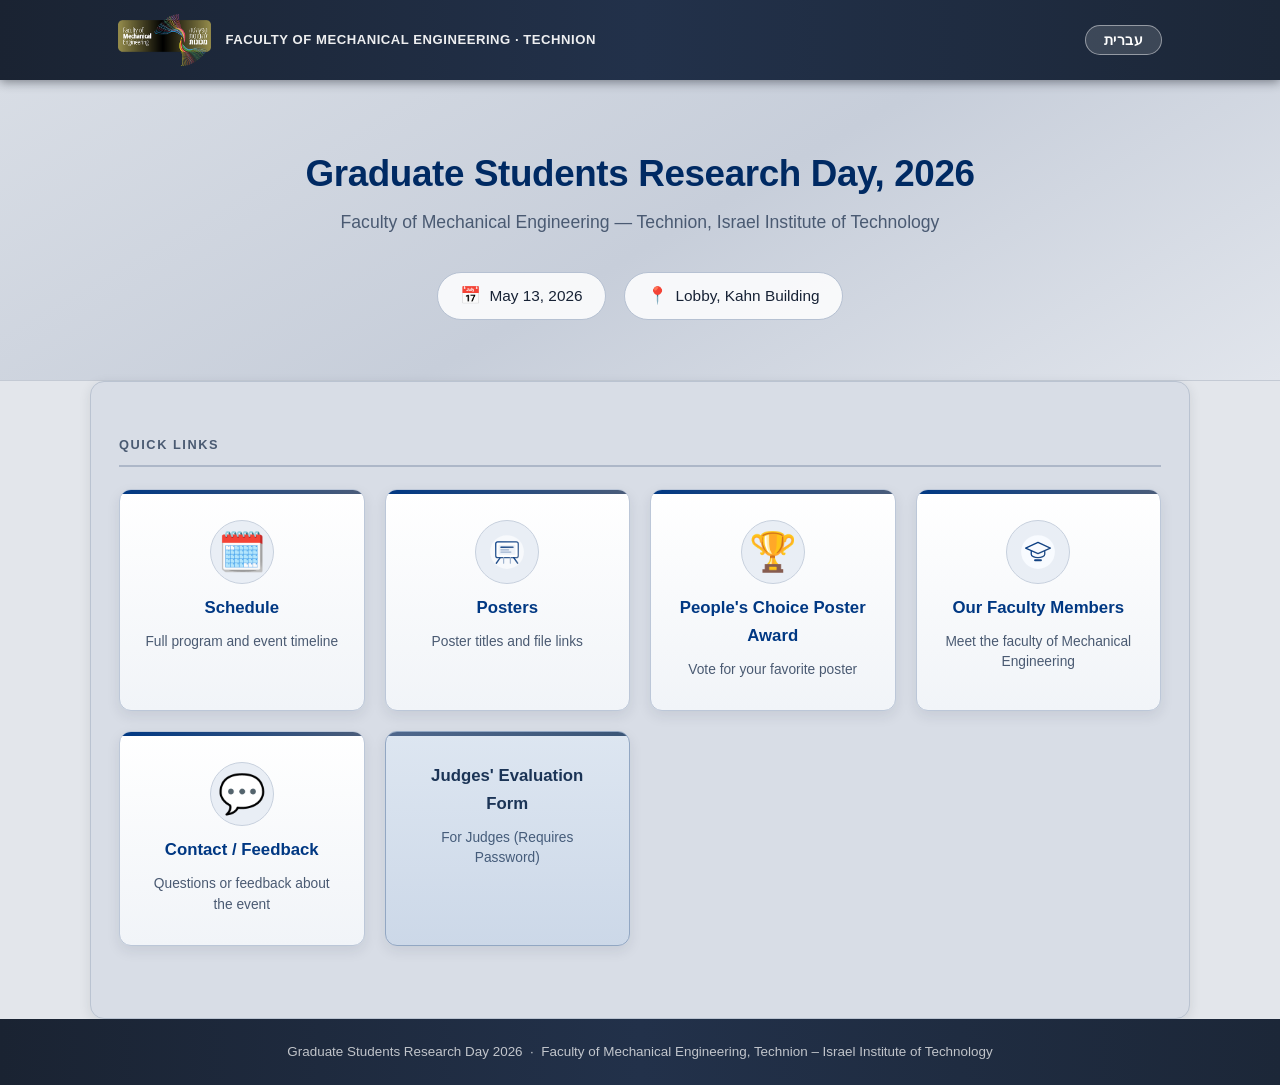
<file: index.html>
<!DOCTYPE html>
<html lang="en" dir="ltr">
<head>
    <meta charset="UTF-8">
    <meta name="viewport" content="width=device-width, initial-scale=1.0">
    <meta name="description" content="Graduate Students Research Day 2026 – Faculty of Mechanical Engineering, Technion">
    <title>Graduate Students Research Day 2026 – ME Technion</title>
    <link rel="stylesheet" href="css/styles.css">
</head>
<body>

<!-- ============================================================
     HEADER
     ============================================================ -->
<header class="site-header">
    <div class="header-inner">

        <a class="header-logo-area" href="index.html" aria-label="Home">
            <img src="images/logo.png"
                 alt="Faculty of Mechanical Engineering, Technion"
                 onerror="this.style.display='none'">
            <div class="logo-text">
                <span class="lang-en">Faculty of Mechanical Engineering · Technion</span>
                <span class="lang-he" style="display:none">הפקולטה להנדסת מכונות · הטכניון</span>
            </div>
        </a>

        <nav class="header-nav">
            <button class="lang-btn" id="lang-btn" onclick="toggleLanguage()" aria-label="Switch language">
                עברית
            </button>
        </nav>

    </div>
</header>

<!-- ============================================================
     HERO
     ============================================================ -->
<section class="hero">
    <div class="hero-inner">

        <h1>
            <span class="lang-en">Graduate Students Research Day, 2026</span>
            <span class="lang-he" style="display:none">יום מחקר לסטודנטים לתארים מתקדמים, 2026</span>
        </h1>

        <h2>
            <span class="lang-en">Faculty of Mechanical Engineering &mdash; Technion, Israel Institute of Technology</span>
            <span class="lang-he" style="display:none">הפקולטה להנדסת מכונות &mdash; הטכניון, מכון טכנולוגי לישראל</span>
        </h2>

        <div class="event-details">

            <div class="detail-pill">
                <span class="pill-icon">📅</span>
                <span class="lang-en">May 13, 2026</span>
                <span class="lang-he" style="display:none">13 במאי 2026</span>
            </div>

            <div class="detail-pill">
                <span class="pill-icon">📍</span>
                <span class="lang-en">Lobby, Kahn Building</span>
                <span class="lang-he" style="display:none">לובי, בניין קאהן</span>
            </div>

        </div>

    </div>
</section>

<!-- ============================================================
     NAVIGATION CARDS
     ============================================================ -->
<main class="main-content">

    <p class="section-label">
        <span class="lang-en">Quick Links</span>
        <span class="lang-he" style="display:none">קישורים מהירים</span>
    </p>

    <div class="nav-cards">

        <!-- Schedule -->
        <a class="nav-card" href="schedule.html" id="schedule-link">
            <span class="card-icon">🗓️</span>
            <span class="card-title">
                <span class="lang-en">Schedule</span>
                <span class="lang-he" style="display:none">לוח זמנים</span>
            </span>
            <span class="card-desc">
                <span class="lang-en">Full program and event timeline</span>
                <span class="lang-he" style="display:none">תוכנית האירוע ולוח הזמנים המלא</span>
            </span>
        </a>

        <!-- Posters -->
        <a class="nav-card" href="posters.html" id="posters-link">
            <span class="card-icon">
                <img src="images/posters-icon-v6.svg" alt="" class="card-icon-image" aria-hidden="true">
            </span>
            <span class="card-title">
                <span class="lang-en">Posters</span>
                <span class="lang-he" style="display:none">פוסטרים</span>
            </span>
            <span class="card-desc">
                <span class="lang-en">Poster titles and file links</span>
                <span class="lang-he" style="display:none">רשימת פוסטרים וקישורים לקבצים</span>
            </span>
        </a>

        <!-- People's Choice Poster Award -->
        <!-- TODO: Replace PEOPLES_CHOICE_FORM_URL with your Google Form link -->
          <a class="nav-card"
               href="https://forms.gle/xkeYx58tTHxG2tDW7"
           target="_blank"
           rel="noopener noreferrer"
           id="peoples-choice-link">
            <span class="card-icon">🏆</span>
            <span class="card-title">
                <span class="lang-en">People's Choice Poster Award</span>
                <span class="lang-he" style="display:none">פרס פוסטר חביב הקהל</span>
            </span>
            <span class="card-desc">
                <span class="lang-en">Vote for your favorite poster</span>
                <span class="lang-he" style="display:none">הצביעו עבור הפוסטר האהוב עליכם</span>
            </span>
        </a>

        <!-- Faculty Members -->
        <a class="nav-card"
           href="https://meeng.technion.ac.il/en/member_category/professors/"
           target="_blank"
              rel="noopener noreferrer"
              id="faculty-link"
              data-href-en="https://meeng.technion.ac.il/en/member_category/professors/"
              data-href-he="https://meeng.technion.ac.il/member_category/professors-he/">
            <span class="card-icon">
                                <!-- To switch icon: faculty-icon.svg | faculty-icon-v2.svg | faculty-icon-v3.svg | faculty-icon-v4.svg -->
                <img src="images/faculty-icon-v3.svg" alt="" class="card-icon-image" aria-hidden="true">
            </span>
            <span class="card-title">
                <span class="lang-en">Our Faculty Members</span>
                <span class="lang-he" style="display:none">מידע על חברי הסגל שלנו</span>
            </span>
            <span class="card-desc">
                <span class="lang-en">Meet the faculty of Mechanical Engineering</span>
                <span class="lang-he" style="display:none">חברי הסגל בפקולטה להנדסת מכונות</span>
            </span>
        </a>

        <!-- Contact / Feedback -->
        <!-- TODO: Replace FEEDBACK_FORM_URL with your Google Form link -->
          <a class="nav-card"
              href="https://docs.google.com/forms/d/e/1FAIpQLSeYPBEwG6J3Dyn5fSCBBkwEaCQl3FPGZ_SIAAu8F69kNDZTYg/viewform?usp=publish-editor"
           target="_blank"
           rel="noopener noreferrer"
           id="feedback-link">
            <span class="card-icon">💬</span>
            <span class="card-title">
                <span class="lang-en">Contact / Feedback</span>
                <span class="lang-he" style="display:none">צור קשר / משוב</span>
            </span>
            <span class="card-desc">
                <span class="lang-en">Questions or feedback about the event</span>
                <span class="lang-he" style="display:none">שאלות או משוב על האירוע</span>
            </span>
        </a>

        <!-- For Judges -->
        <a class="nav-card judges-card" href="judges.html" id="judges-link">
            <span class="card-title">
                <span class="lang-en">Judges' Evaluation Form</span>
                <span class="lang-he" style="display:none">טופס הערכה לשופטים</span>
            </span>
            <span class="card-desc">
                <span class="lang-en">For Judges (Requires Password)</span>
                <span class="lang-he" style="display:none">לשופטים (נדרשת סיסמה)</span>
            </span>
        </a>

    </div>

</main>

<!-- ============================================================
     FOOTER
     ============================================================ -->
<footer class="site-footer">
    <span class="lang-en">
        Graduate Students Research Day 2026 &nbsp;·&nbsp;
        Faculty of Mechanical Engineering, Technion &ndash; Israel Institute of Technology
    </span>
    <span class="lang-he" style="display:none">
        יום מחקר לסטודנטים לתארים מתקדמים 2026 &nbsp;·&nbsp;
        הפקולטה להנדסת מכונות, הטכניון &ndash; מכון טכנולוגי לישראל
    </span>
</footer>

<!-- ============================================================
     LANGUAGE TOGGLE SCRIPT
     ============================================================ -->
<script>
    function applyLanguage(isHebrew) {
        var btn = document.getElementById('lang-btn');
        var scheduleLink = document.getElementById('schedule-link');
        var postersLink = document.getElementById('posters-link');
        var facultyLink = document.getElementById('faculty-link');
        var judgesLink = document.getElementById('judges-link');
        var logoHomeLink = document.querySelector('.header-logo-area');

        if (isHebrew) {
            document.documentElement.lang = 'he';
            document.documentElement.dir = 'rtl';
            document.querySelectorAll('.lang-en').forEach(function(el) { el.style.display = 'none'; });
            document.querySelectorAll('.lang-he').forEach(function(el) { el.style.display = ''; });
            btn.textContent = 'English';
            if (scheduleLink) scheduleLink.href = 'schedule.html?lang=he';
            if (postersLink) postersLink.href = 'posters.html';
            if (facultyLink) facultyLink.href = facultyLink.dataset.hrefHe;
            if (judgesLink) judgesLink.href = 'judges.html?lang=he';
            if (logoHomeLink) logoHomeLink.href = 'index.html?lang=he';
        } else {
            document.documentElement.lang = 'en';
            document.documentElement.dir = 'ltr';
            document.querySelectorAll('.lang-en').forEach(function(el) { el.style.display = ''; });
            document.querySelectorAll('.lang-he').forEach(function(el) { el.style.display = 'none'; });
            btn.textContent = 'עברית';
            if (scheduleLink) scheduleLink.href = 'schedule.html';
            if (postersLink) postersLink.href = 'posters.html';
            if (facultyLink) facultyLink.href = facultyLink.dataset.hrefEn;
            if (judgesLink) judgesLink.href = 'judges.html';
            if (logoHomeLink) logoHomeLink.href = 'index.html';
        }
    }

    function toggleLanguage() {
        applyLanguage(document.documentElement.lang !== 'he');
    }

    (function initLanguageFromQuery() {
        var params = new URLSearchParams(window.location.search);
        applyLanguage(params.get('lang') === 'he');
    })();
</script>

</body>
</html>
</file>
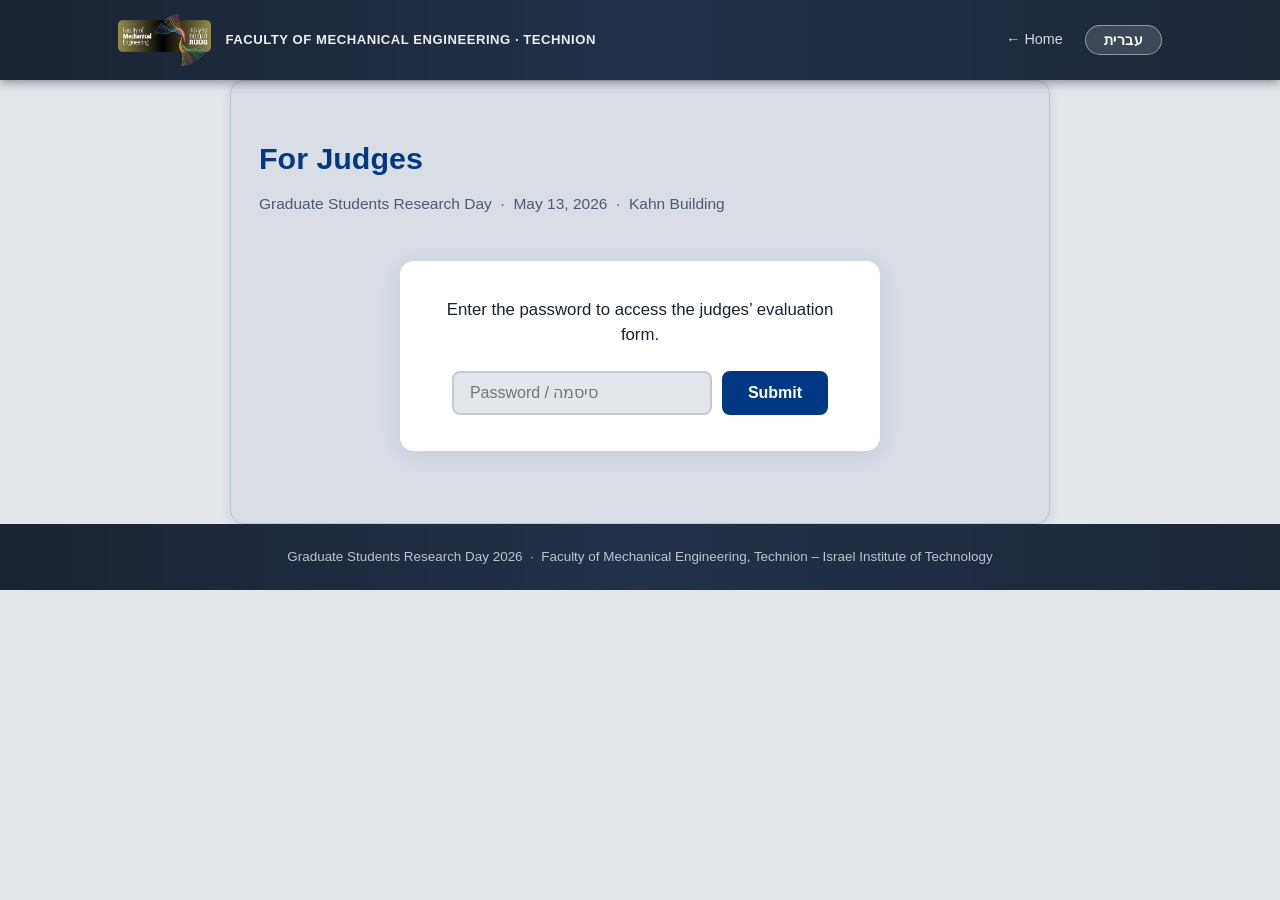
<file: judges.html>
<!DOCTYPE html>
<html lang="en" dir="ltr">
<head>
    <meta charset="UTF-8">
    <meta name="viewport" content="width=device-width, initial-scale=1.0">
    <meta name="description" content="For Judges – Graduate Students Research Day 2026, Faculty of Mechanical Engineering, Technion">
    <title>For Judges – Graduate Research Day 2026 – ME Technion</title>
    <link rel="stylesheet" href="css/styles.css">
</head>
<body>

<!-- ============================================================
     HEADER
     ============================================================ -->
<header class="site-header">
    <div class="header-inner">

        <a class="header-logo-area" href="index.html" aria-label="Home">
            <img src="images/logo.png"
                 alt="Faculty of Mechanical Engineering, Technion"
                 onerror="this.style.display='none'">
            <div class="logo-text">
                <span class="lang-en">Faculty of Mechanical Engineering · Technion</span>
                <span class="lang-he" style="display:none">הפקולטה להנדסת מכונות · הטכניון</span>
            </div>
        </a>

        <nav class="header-nav">
            <a class="home-link" href="index.html" id="home-link">
                <span class="lang-en">&#8592; Home</span>
                <span class="lang-he" style="display:none">דף הבית &#8594;</span>
            </a>
            <button class="lang-btn" id="lang-btn" onclick="toggleLanguage()" aria-label="Switch language">
                עברית
            </button>
        </nav>

    </div>
</header>

<!-- ============================================================
     JUDGES CONTENT
     ============================================================ -->
<main class="page-container">

    <h1 class="page-title">
        <span class="lang-en">For Judges</span>
        <span class="lang-he" style="display:none">לשופטים</span>
    </h1>

    <p class="page-subtitle">
        <span class="lang-en">Graduate Students Research Day &nbsp;·&nbsp; May 13, 2026 &nbsp;·&nbsp; Kahn Building</span>
        <span class="lang-he" style="display:none">יום מחקר לסטודנטים לתארים מתקדמים &nbsp;·&nbsp; 13 במאי 2026 &nbsp;·&nbsp; בניין קאהן</span>
    </p>

    <!-- PASSWORD GATE (shown by default) -->
    <div class="password-gate" id="password-gate">

        <p class="password-prompt">
            <span class="lang-en">Enter the password to access the judges&rsquo; evaluation form.</span>
            <span class="lang-he" style="display:none">הכנס סיסמה כדי לגשת לטופס הערכת השופטים.</span>
        </p>

        <div class="password-form">
            <input
                type="password"
                id="password-input"
                class="password-input"
                placeholder="Password / סיסמה"
                aria-label="Password"
                autocomplete="current-password"
            >
            <button class="password-submit" id="password-submit" onclick="checkPassword()">
                <span class="lang-en">Submit</span>
                <span class="lang-he" style="display:none">אישור</span>
            </button>
        </div>

        <p class="password-error" id="password-error" style="display:none">
            <span class="lang-en">Incorrect password. Please try again.</span>
            <span class="lang-he" style="display:none">סיסמה שגויה. אנא נסה שנית.</span>
        </p>

    </div>

    <!-- FORM ACCESS PANEL (hidden until correct password is entered) -->
    <!-- TODO: Replace JUDGES_FORM_URL with your Google Form link -->
    <div class="judges-form-panel" id="judges-form-panel" style="display:none">

        <p class="form-ready-text">
            <span class="lang-en">You are now authenticated. Click the button below to open the evaluation form.</span>
            <span class="lang-he" style="display:none">אומתת בהצלחה. לחץ על הכפתור למטה כדי לפתוח את טופס ההערכה.</span>
        </p>

        <a class="form-open-btn" href="https://forms.gle/7XoM3wf9xc9ksr9z6" target="_blank" rel="noopener noreferrer">
            <span class="lang-en">Open Evaluation Form &#8594;</span>
            <span class="lang-he" style="display:none">פתח טופס הערכה &#8592;</span>
        </a>

    </div>

</main>

<!-- ============================================================
     FOOTER
     ============================================================ -->
<footer class="site-footer">
    <span class="lang-en">
        Graduate Students Research Day 2026 &nbsp;·&nbsp;
        Faculty of Mechanical Engineering, Technion &ndash; Israel Institute of Technology
    </span>
    <span class="lang-he" style="display:none">
        יום מחקר לסטודנטים לתארים מתקדמים 2026 &nbsp;·&nbsp;
        הפקולטה להנדסת מכונות, הטכניון &ndash; מכון טכנולוגי לישראל
    </span>
</footer>

<!-- ============================================================
     LANGUAGE TOGGLE + PASSWORD SCRIPT
     ============================================================ -->
<script>
    // ── Password ────────────────────────────────────────────────
    // TODO: Replace JUDGES_PASSWORD with your actual password
    var CORRECT_PASSWORD = 'rd2026';

    function checkPassword() {
        var input = document.getElementById('password-input');
        var errorEl = document.getElementById('password-error');
        var gate = document.getElementById('password-gate');
        var panel = document.getElementById('judges-form-panel');

        if (input.value === CORRECT_PASSWORD) {
            gate.style.display = 'none';
            panel.style.display = '';
            errorEl.style.display = 'none';
        } else {
            errorEl.style.display = '';
            // Show error in correct language
            var isHebrew = document.documentElement.lang === 'he';
            errorEl.querySelectorAll('.lang-en').forEach(function(el) {
                el.style.display = isHebrew ? 'none' : '';
            });
            errorEl.querySelectorAll('.lang-he').forEach(function(el) {
                el.style.display = isHebrew ? '' : 'none';
            });
            input.value = '';
            input.focus();
        }
    }

    // Allow Enter key to submit
    document.addEventListener('DOMContentLoaded', function() {
        var input = document.getElementById('password-input');
        if (input) {
            input.addEventListener('keydown', function(e) {
                if (e.key === 'Enter') { checkPassword(); }
            });
        }
    });

    // ── Language ────────────────────────────────────────────────
    function applyLanguage(isHebrew) {
        var btn = document.getElementById('lang-btn');
        var homeLink = document.getElementById('home-link');
        var logoHomeLink = document.querySelector('.header-logo-area');

        if (isHebrew) {
            document.documentElement.lang = 'he';
            document.documentElement.dir = 'rtl';
            document.querySelectorAll('.lang-en').forEach(function(el) { el.style.display = 'none'; });
            document.querySelectorAll('.lang-he').forEach(function(el) { el.style.display = ''; });
            btn.textContent = 'English';
            if (homeLink) homeLink.href = 'index.html?lang=he';
            if (logoHomeLink) logoHomeLink.href = 'index.html?lang=he';
        } else {
            document.documentElement.lang = 'en';
            document.documentElement.dir = 'ltr';
            document.querySelectorAll('.lang-en').forEach(function(el) { el.style.display = ''; });
            document.querySelectorAll('.lang-he').forEach(function(el) { el.style.display = 'none'; });
            btn.textContent = 'עברית';
            if (homeLink) homeLink.href = 'index.html';
            if (logoHomeLink) logoHomeLink.href = 'index.html';
        }

        // Re-hide the error message spans when language switches
        var errorEl = document.getElementById('password-error');
        if (errorEl && errorEl.style.display !== 'none') {
            errorEl.querySelectorAll('.lang-en').forEach(function(el) {
                el.style.display = isHebrew ? 'none' : '';
            });
            errorEl.querySelectorAll('.lang-he').forEach(function(el) {
                el.style.display = isHebrew ? '' : 'none';
            });
        }
    }

    function toggleLanguage() {
        applyLanguage(document.documentElement.lang !== 'he');
    }

    (function initLanguageFromQuery() {
        var params = new URLSearchParams(window.location.search);
        applyLanguage(params.get('lang') === 'he');
    })();
</script>

</body>
</html>
</file>
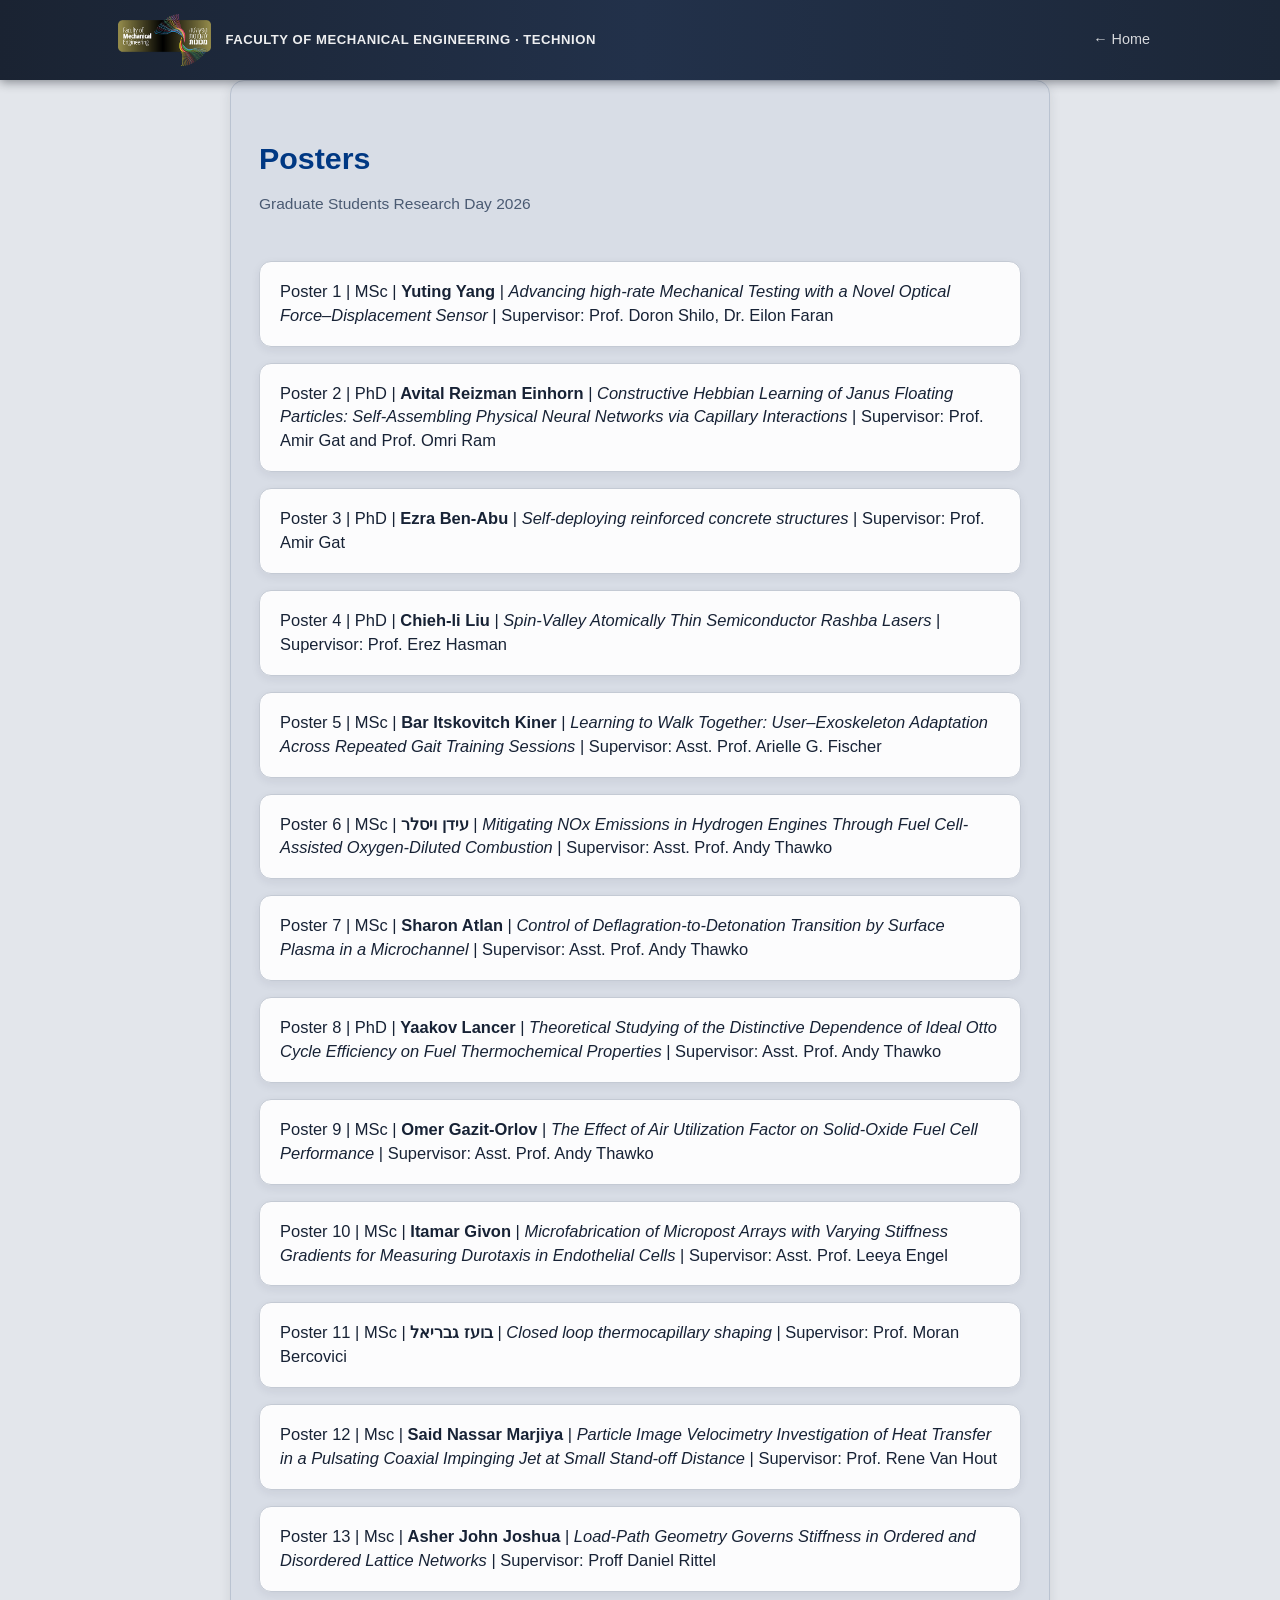
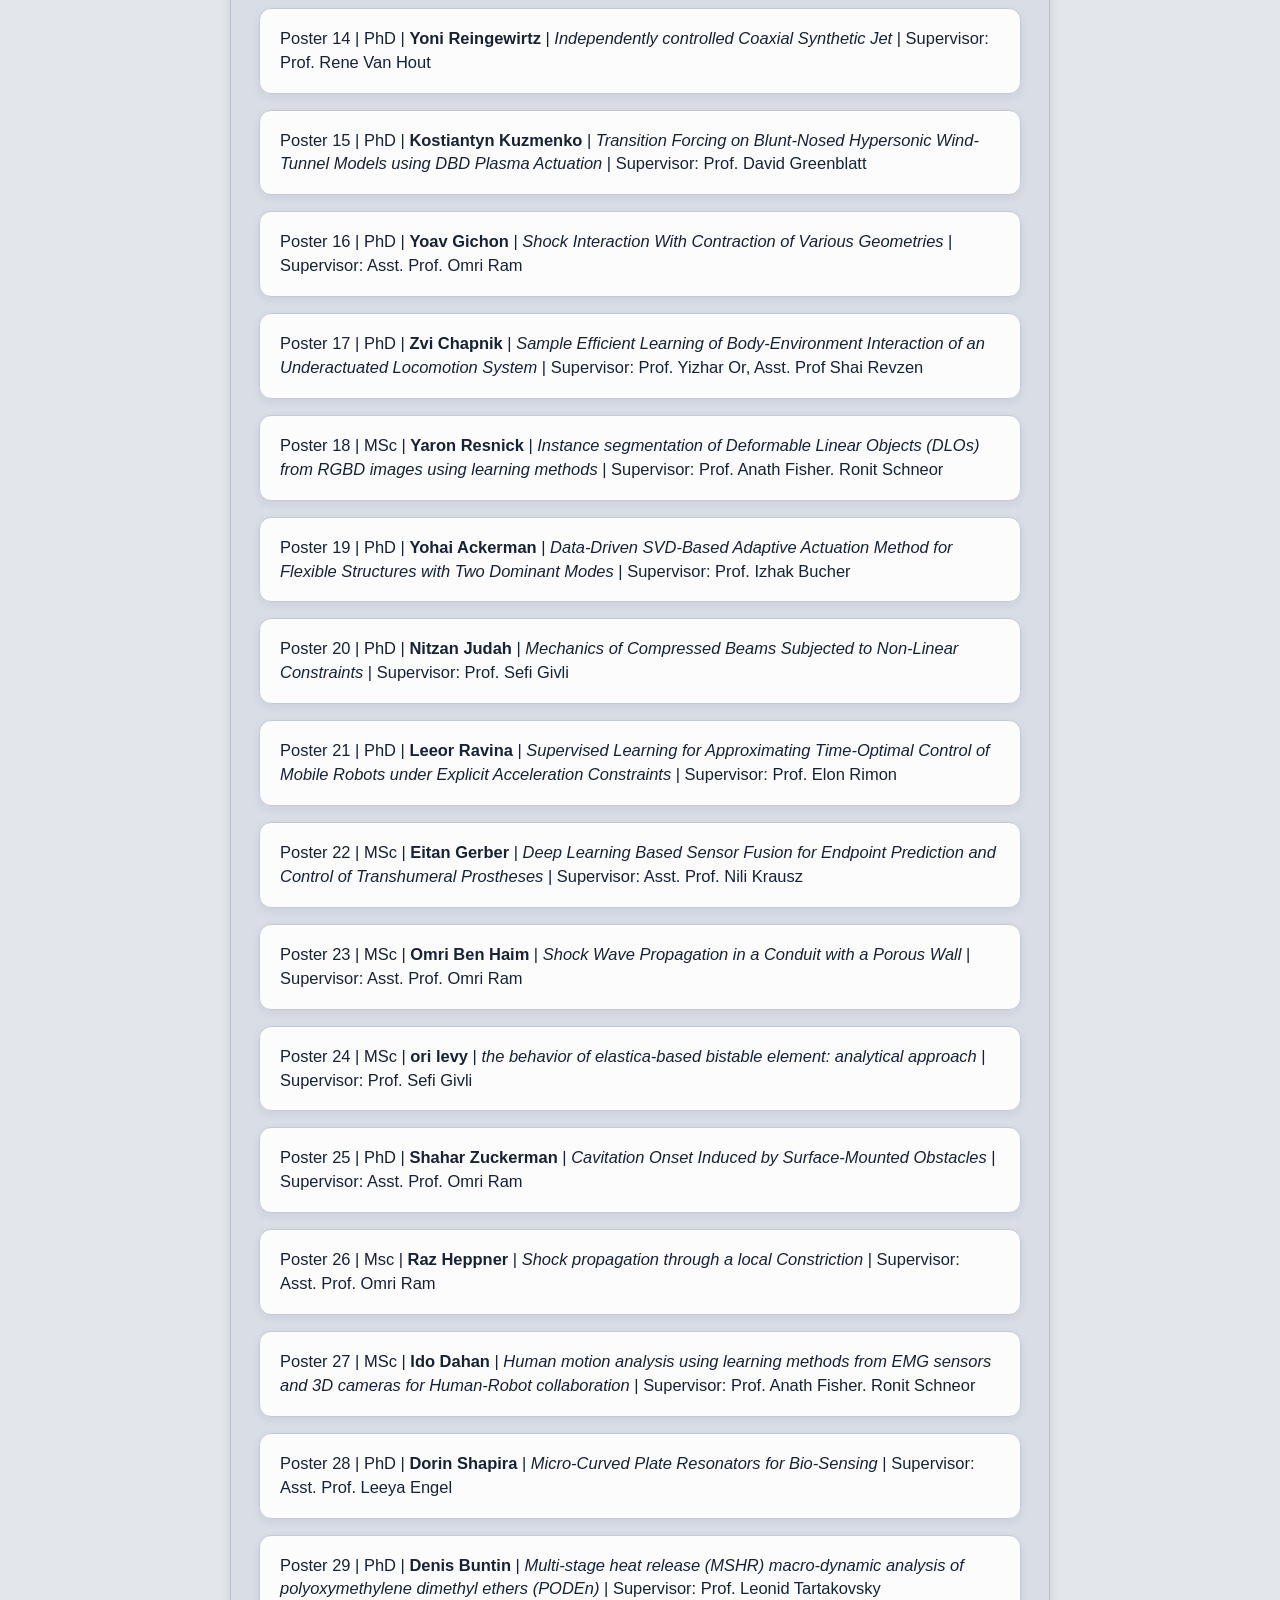
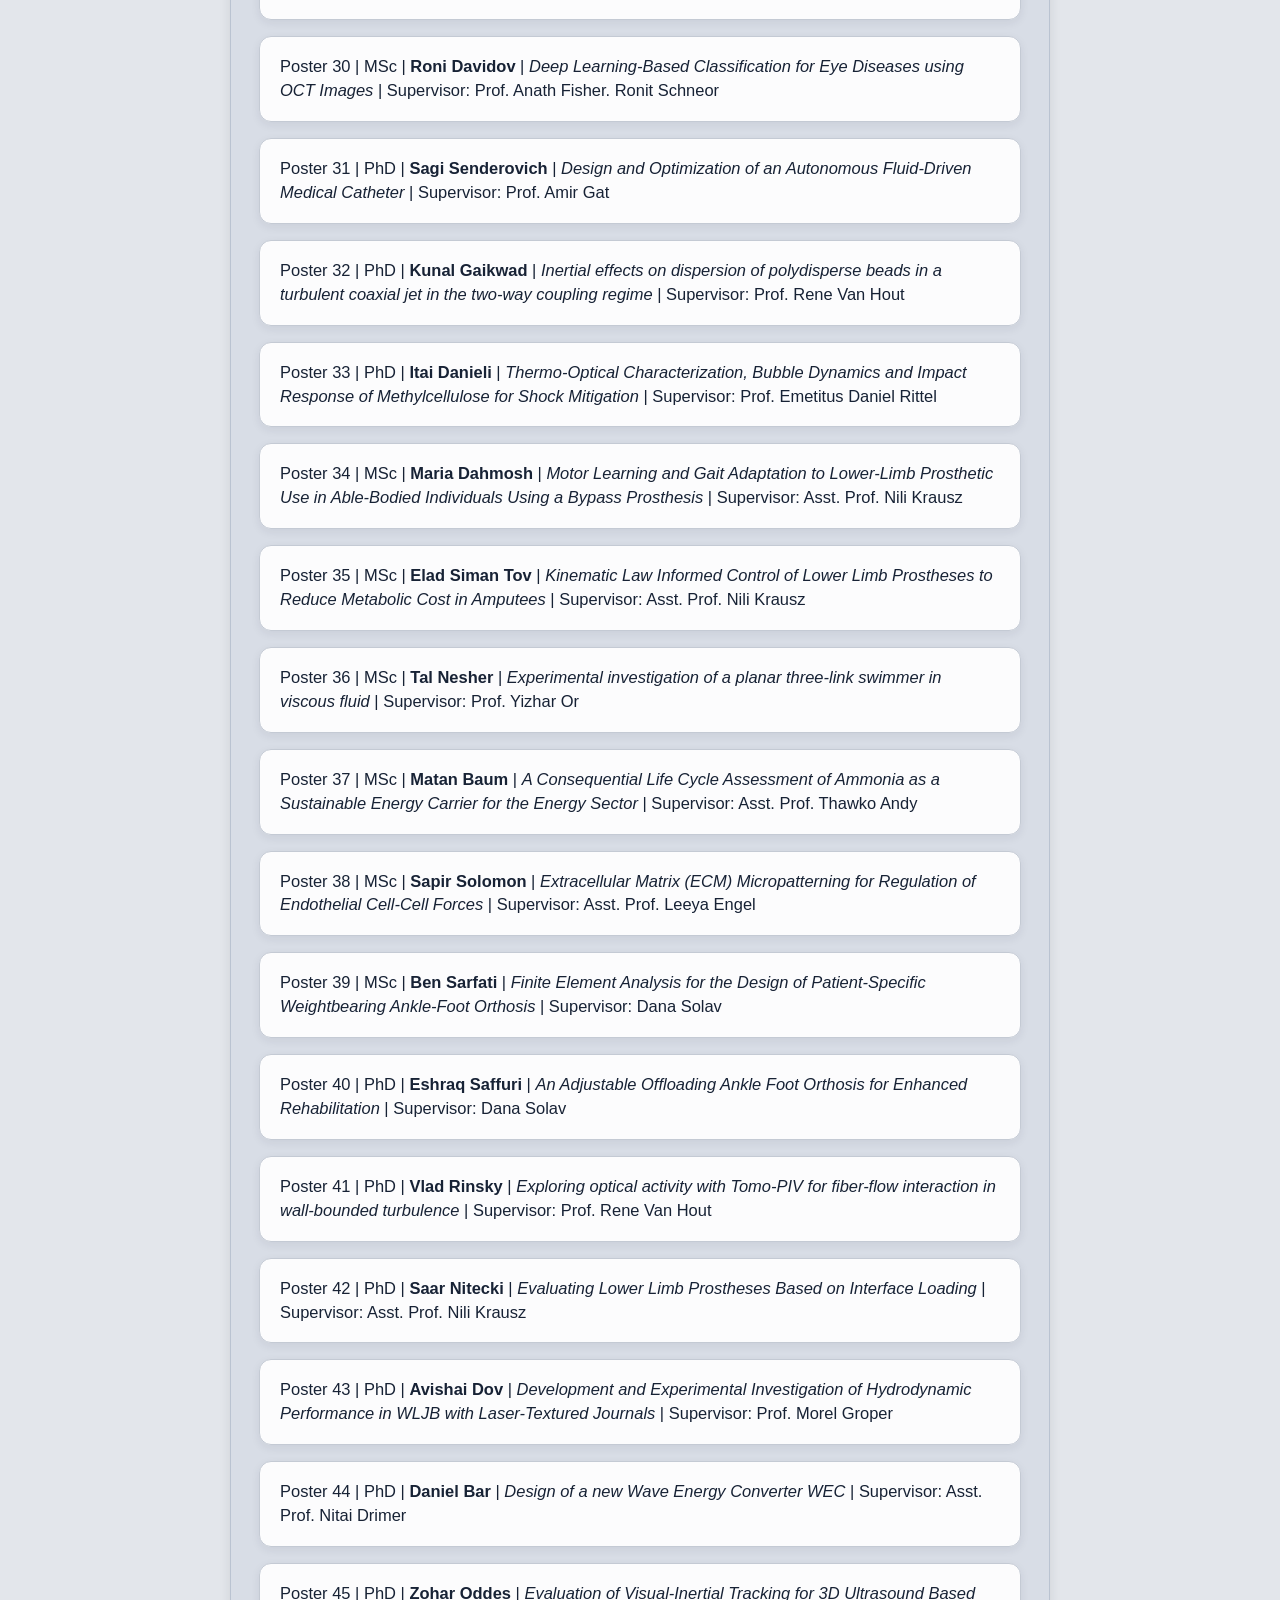
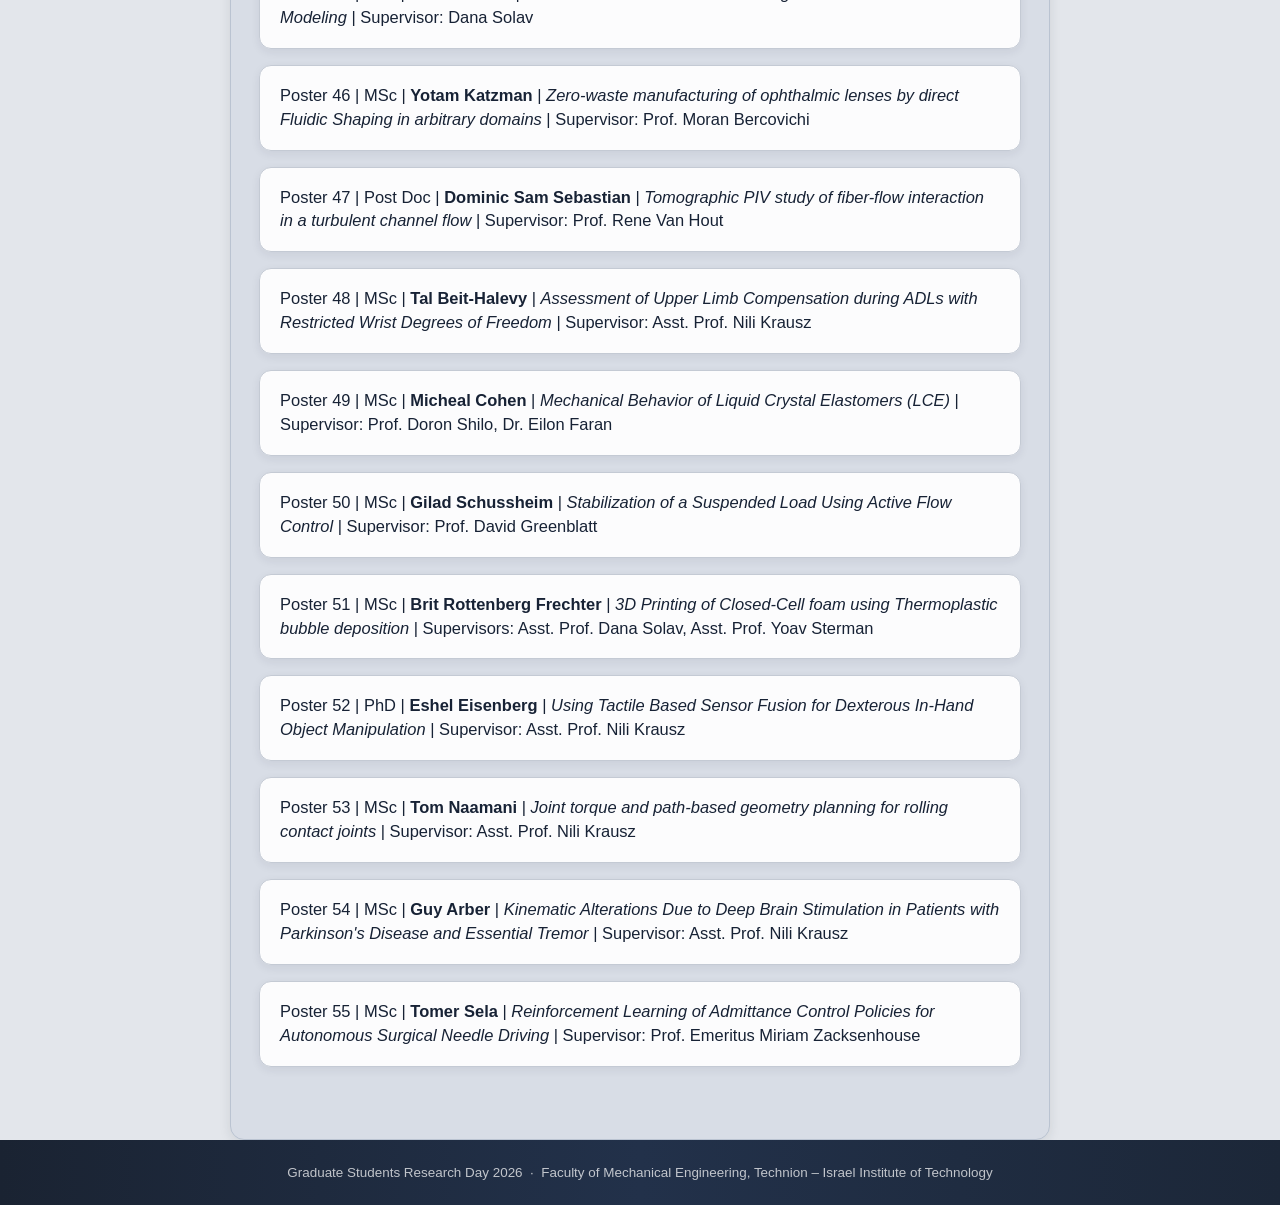
<file: posters.html>
<!DOCTYPE html>
<html lang="en" dir="ltr">
<head>
    <meta charset="UTF-8">
    <meta name="viewport" content="width=device-width, initial-scale=1.0">
    <meta name="description" content="Posters - Graduate Students Research Day 2026, Faculty of Mechanical Engineering, Technion">
    <title>Posters - Graduate Research Day 2026 - ME Technion</title>
    <link rel="stylesheet" href="css/styles.css">
</head>
<body>

<!-- ============================================================
     HEADER
     ============================================================ -->
<header class="site-header">
    <div class="header-inner">

        <a class="header-logo-area" href="index.html" aria-label="Home">
            <img src="images/logo.png"
                 alt="Faculty of Mechanical Engineering, Technion"
                 onerror="this.style.display='none'">
            <div class="logo-text">
                Faculty of Mechanical Engineering · Technion
            </div>
        </a>

        <nav class="header-nav">
            <a class="home-link" href="index.html" id="home-link">&#8592; Home</a>
        </nav>

    </div>
</header>

<!-- ============================================================
     POSTERS CONTENT
     ============================================================ -->
<main class="page-container">

    <h1 class="page-title">
        Posters
    </h1>

    <p class="page-subtitle">
        Graduate Students Research Day 2026
    </p>

    <div class="poster-list">

        <article class="poster-item">
            <h2 class="poster-title">
                <span class="poster-number">Poster 1</span> | <span class="poster-degree">MSc</span> | <span class="poster-presenter">Yuting Yang</span> | <span class="poster-topic">Advancing high-rate Mechanical Testing with a Novel Optical Force–Displacement Sensor</span> | <span class="poster-supervisor">Supervisor: Prof. Doron Shilo, Dr. Eilon Faran</span>
            </h2>
        </article>
        <article class="poster-item">
            <h2 class="poster-title">
                <span class="poster-number">Poster 2</span> | <span class="poster-degree">PhD</span> | <span class="poster-presenter">Avital Reizman Einhorn</span> | <span class="poster-topic">Constructive Hebbian Learning of Janus Floating Particles: Self-Assembling Physical Neural Networks via Capillary Interactions</span> | <span class="poster-supervisor">Supervisor: Prof. Amir Gat and Prof. Omri Ram</span>
            </h2>
        </article>
        <article class="poster-item">
            <h2 class="poster-title">
                <span class="poster-number">Poster 3</span> | <span class="poster-degree">PhD</span> | <span class="poster-presenter">Ezra Ben-Abu</span> | <span class="poster-topic">Self-deploying reinforced concrete structures</span> | <span class="poster-supervisor">Supervisor: Prof. Amir Gat</span>
            </h2>
        </article>
        <article class="poster-item">
            <h2 class="poster-title">
                <span class="poster-number">Poster 4</span> | <span class="poster-degree">PhD</span> | <span class="poster-presenter">Chieh-li Liu</span> | <span class="poster-topic">Spin-Valley Atomically Thin Semiconductor Rashba Lasers</span> | <span class="poster-supervisor">Supervisor: Prof. Erez Hasman</span>
            </h2>
        </article>
        <article class="poster-item">
            <h2 class="poster-title">
                <span class="poster-number">Poster 5</span> | <span class="poster-degree">MSc</span> | <span class="poster-presenter">Bar Itskovitch Kiner</span> | <span class="poster-topic">Learning to Walk Together: User–Exoskeleton Adaptation Across Repeated Gait Training Sessions</span> | <span class="poster-supervisor">Supervisor: Asst. Prof. Arielle G. Fischer</span>
            </h2>
        </article>
        <article class="poster-item">
            <h2 class="poster-title">
                <span class="poster-number">Poster 6</span> | <span class="poster-degree">MSc</span> | <span class="poster-presenter">עידן ויסלר</span> | <span class="poster-topic">Mitigating NOx Emissions in Hydrogen Engines Through Fuel Cell-Assisted Oxygen-Diluted Combustion</span> | <span class="poster-supervisor">Supervisor: Asst. Prof. Andy Thawko</span>
            </h2>
        </article>
        <article class="poster-item">
            <h2 class="poster-title">
                <span class="poster-number">Poster 7</span> | <span class="poster-degree">MSc</span> | <span class="poster-presenter">Sharon Atlan</span> | <span class="poster-topic">Control of Deflagration-to-Detonation Transition by Surface Plasma in a Microchannel</span> | <span class="poster-supervisor">Supervisor: Asst. Prof. Andy Thawko</span>
            </h2>
        </article>
        <article class="poster-item">
            <h2 class="poster-title">
                <span class="poster-number">Poster 8</span> | <span class="poster-degree">PhD</span> | <span class="poster-presenter">Yaakov Lancer</span> | <span class="poster-topic">Theoretical Studying of the Distinctive Dependence of Ideal Otto Cycle Efficiency on Fuel Thermochemical Properties</span> | <span class="poster-supervisor">Supervisor: Asst. Prof. Andy Thawko</span>
            </h2>
        </article>
        <article class="poster-item">
            <h2 class="poster-title">
                <span class="poster-number">Poster 9</span> | <span class="poster-degree">MSc</span> | <span class="poster-presenter">Omer Gazit-Orlov</span> | <span class="poster-topic">The Effect of Air Utilization Factor on Solid-Oxide Fuel Cell Performance</span> | <span class="poster-supervisor">Supervisor: Asst. Prof. Andy Thawko</span>
            </h2>
        </article>
        <article class="poster-item">
            <h2 class="poster-title">
                <span class="poster-number">Poster 10</span> | <span class="poster-degree">MSc</span> | <span class="poster-presenter">Itamar Givon</span> | <span class="poster-topic">Microfabrication of Micropost Arrays with Varying Stiffness Gradients for Measuring Durotaxis in Endothelial Cells</span> | <span class="poster-supervisor">Supervisor: Asst. Prof. Leeya Engel</span>
            </h2>
        </article>
        <article class="poster-item">
            <h2 class="poster-title">
                <span class="poster-number">Poster 11</span> | <span class="poster-degree">MSc</span> | <span class="poster-presenter">בועז גבריאל</span> | <span class="poster-topic">Closed loop thermocapillary shaping</span> | <span class="poster-supervisor">Supervisor: Prof. Moran Bercovici</span>
            </h2>
        </article>
        <article class="poster-item">
            <h2 class="poster-title">
                <span class="poster-number">Poster 12</span> | <span class="poster-degree">Msc</span> | <span class="poster-presenter">Said Nassar Marjiya</span> | <span class="poster-topic">Particle Image Velocimetry Investigation of Heat Transfer in a Pulsating Coaxial Impinging Jet at Small Stand-off Distance</span> | <span class="poster-supervisor">Supervisor: Prof. Rene Van Hout</span>
            </h2>
        </article>
        <article class="poster-item">
            <h2 class="poster-title">
                <span class="poster-number">Poster 13</span> | <span class="poster-degree">Msc</span> | <span class="poster-presenter">Asher John Joshua</span> | <span class="poster-topic">Load-Path Geometry Governs Stiffness in Ordered and Disordered Lattice Networks</span> | <span class="poster-supervisor">Supervisor: Proff Daniel Rittel</span>
            </h2>
        </article>
        <article class="poster-item">
            <h2 class="poster-title">
                <span class="poster-number">Poster 14</span> | <span class="poster-degree">PhD</span> | <span class="poster-presenter">Yoni Reingewirtz</span> | <span class="poster-topic">Independently controlled Coaxial Synthetic Jet</span> | <span class="poster-supervisor">Supervisor: Prof. Rene Van Hout</span>
            </h2>
        </article>
        <article class="poster-item">
            <h2 class="poster-title">
                <span class="poster-number">Poster 15</span> | <span class="poster-degree">PhD</span> | <span class="poster-presenter">Kostiantyn Kuzmenko</span> | <span class="poster-topic">Transition Forcing on Blunt-Nosed Hypersonic Wind-Tunnel Models using DBD Plasma Actuation</span> | <span class="poster-supervisor">Supervisor: Prof. David Greenblatt</span>
            </h2>
        </article>
        <article class="poster-item">
            <h2 class="poster-title">
                <span class="poster-number">Poster 16</span> | <span class="poster-degree">PhD</span> | <span class="poster-presenter">Yoav Gichon</span> | <span class="poster-topic">Shock Interaction With Contraction of Various Geometries</span> | <span class="poster-supervisor">Supervisor: Asst. Prof. Omri Ram</span>
            </h2>
        </article>
        <article class="poster-item">
            <h2 class="poster-title">
                <span class="poster-number">Poster 17</span> | <span class="poster-degree">PhD</span> | <span class="poster-presenter">Zvi Chapnik</span> | <span class="poster-topic">Sample Efficient Learning of Body-Environment Interaction of an Underactuated Locomotion System</span> | <span class="poster-supervisor">Supervisor: Prof. Yizhar Or, Asst. Prof Shai Revzen</span>
            </h2>
        </article>
        <article class="poster-item">
            <h2 class="poster-title">
                <span class="poster-number">Poster 18</span> | <span class="poster-degree">MSc</span> | <span class="poster-presenter">Yaron Resnick</span> | <span class="poster-topic">Instance segmentation of Deformable Linear Objects (DLOs) from RGBD images using learning methods</span> | <span class="poster-supervisor">Supervisor: Prof. Anath Fisher. Ronit Schneor</span>
            </h2>
        </article>
        <article class="poster-item">
            <h2 class="poster-title">
                <span class="poster-number">Poster 19</span> | <span class="poster-degree">PhD</span> | <span class="poster-presenter">Yohai Ackerman</span> | <span class="poster-topic">Data-Driven SVD-Based Adaptive Actuation Method for Flexible Structures with Two Dominant Modes</span> | <span class="poster-supervisor">Supervisor: Prof. Izhak Bucher</span>
            </h2>
        </article>
        <article class="poster-item">
            <h2 class="poster-title">
                <span class="poster-number">Poster 20</span> | <span class="poster-degree">PhD</span> | <span class="poster-presenter">Nitzan Judah</span> | <span class="poster-topic">Mechanics of Compressed Beams Subjected to Non-Linear Constraints</span> | <span class="poster-supervisor">Supervisor: Prof. Sefi Givli</span>
            </h2>
        </article>
        <article class="poster-item">
            <h2 class="poster-title">
                <span class="poster-number">Poster 21</span> | <span class="poster-degree">PhD</span> | <span class="poster-presenter">Leeor Ravina</span> | <span class="poster-topic">Supervised Learning for Approximating Time-Optimal Control of Mobile Robots under Explicit Acceleration Constraints</span> | <span class="poster-supervisor">Supervisor: Prof. Elon Rimon</span>
            </h2>
        </article>
        <article class="poster-item">
            <h2 class="poster-title">
                <span class="poster-number">Poster 22</span> | <span class="poster-degree">MSc</span> | <span class="poster-presenter">Eitan Gerber</span> | <span class="poster-topic">Deep Learning Based Sensor Fusion for Endpoint Prediction and Control of Transhumeral Prostheses</span> | <span class="poster-supervisor">Supervisor: Asst. Prof. Nili Krausz</span>
            </h2>
        </article>
        <article class="poster-item">
            <h2 class="poster-title">
                <span class="poster-number">Poster 23</span> | <span class="poster-degree">MSc</span> | <span class="poster-presenter">Omri Ben Haim</span> | <span class="poster-topic">Shock Wave Propagation in a Conduit with a Porous Wall</span> | <span class="poster-supervisor">Supervisor: Asst. Prof. Omri Ram</span>
            </h2>
        </article>
        <article class="poster-item">
            <h2 class="poster-title">
                <span class="poster-number">Poster 24</span> | <span class="poster-degree">MSc</span> | <span class="poster-presenter">ori levy</span> | <span class="poster-topic">the behavior of elastica-based bistable element: analytical approach</span> | <span class="poster-supervisor">Supervisor: Prof. Sefi Givli</span>
            </h2>
        </article>
        <article class="poster-item">
            <h2 class="poster-title">
                <span class="poster-number">Poster 25</span> | <span class="poster-degree">PhD</span> | <span class="poster-presenter">Shahar Zuckerman</span> | <span class="poster-topic">Cavitation Onset Induced by Surface-Mounted Obstacles</span> | <span class="poster-supervisor">Supervisor: Asst. Prof. Omri Ram</span>
            </h2>
        </article>
        <article class="poster-item">
            <h2 class="poster-title">
                <span class="poster-number">Poster 26</span> | <span class="poster-degree">Msc</span> | <span class="poster-presenter">Raz Heppner</span> | <span class="poster-topic">Shock propagation through a local Constriction</span> | <span class="poster-supervisor">Supervisor: Asst. Prof. Omri Ram</span>
            </h2>
        </article>
        <article class="poster-item">
            <h2 class="poster-title">
                <span class="poster-number">Poster 27</span> | <span class="poster-degree">MSc</span> | <span class="poster-presenter">Ido Dahan</span> | <span class="poster-topic">Human motion analysis using learning methods from EMG sensors and 3D cameras for Human-Robot collaboration</span> | <span class="poster-supervisor">Supervisor: Prof. Anath Fisher. Ronit Schneor</span>
            </h2>
        </article>
        <article class="poster-item">
            <h2 class="poster-title">
                <span class="poster-number">Poster 28</span> | <span class="poster-degree">PhD</span> | <span class="poster-presenter">Dorin Shapira</span> | <span class="poster-topic">Micro-Curved Plate Resonators for Bio-Sensing</span> | <span class="poster-supervisor">Supervisor: Asst. Prof. Leeya Engel</span>
            </h2>
        </article>
        <article class="poster-item">
            <h2 class="poster-title">
                <span class="poster-number">Poster 29</span> | <span class="poster-degree">PhD</span> | <span class="poster-presenter">Denis Buntin</span> | <span class="poster-topic">Multi-stage heat release (MSHR) macro-dynamic analysis of polyoxymethylene dimethyl ethers (PODEn)</span> | <span class="poster-supervisor">Supervisor: Prof. Leonid Tartakovsky</span>
            </h2>
        </article>
        <article class="poster-item">
            <h2 class="poster-title">
                <span class="poster-number">Poster 30</span> | <span class="poster-degree">MSc</span> | <span class="poster-presenter">Roni Davidov</span> | <span class="poster-topic">Deep Learning-Based Classification for Eye Diseases using OCT Images</span> | <span class="poster-supervisor">Supervisor: Prof. Anath Fisher. Ronit Schneor</span>
            </h2>
        </article>
        <article class="poster-item">
            <h2 class="poster-title">
                <span class="poster-number">Poster 31</span> | <span class="poster-degree">PhD</span> | <span class="poster-presenter">Sagi Senderovich</span> | <span class="poster-topic">Design and Optimization of an Autonomous Fluid-Driven Medical Catheter</span> | <span class="poster-supervisor">Supervisor: Prof. Amir Gat</span>
            </h2>
        </article>
        <article class="poster-item">
            <h2 class="poster-title">
                <span class="poster-number">Poster 32</span> | <span class="poster-degree">PhD</span> | <span class="poster-presenter">Kunal Gaikwad</span> | <span class="poster-topic">Inertial effects on dispersion of polydisperse beads in a turbulent coaxial jet in the two-way coupling regime</span> | <span class="poster-supervisor">Supervisor: Prof. Rene Van Hout</span>
            </h2>
        </article>
        <article class="poster-item">
            <h2 class="poster-title">
                <span class="poster-number">Poster 33</span> | <span class="poster-degree">PhD</span> | <span class="poster-presenter">Itai Danieli</span> | <span class="poster-topic">Thermo-Optical Characterization, Bubble Dynamics and Impact Response of Methylcellulose for Shock Mitigation</span> | <span class="poster-supervisor">Supervisor: Prof. Emetitus Daniel Rittel</span>
            </h2>
        </article>
        <article class="poster-item">
            <h2 class="poster-title">
                <span class="poster-number">Poster 34</span> | <span class="poster-degree">MSc</span> | <span class="poster-presenter">Maria Dahmosh</span> | <span class="poster-topic">Motor Learning and Gait Adaptation to Lower-Limb Prosthetic Use in Able-Bodied Individuals Using a Bypass Prosthesis</span> | <span class="poster-supervisor">Supervisor: Asst. Prof. Nili Krausz</span>
            </h2>
        </article>
        <article class="poster-item">
            <h2 class="poster-title">
                <span class="poster-number">Poster 35</span> | <span class="poster-degree">MSc</span> | <span class="poster-presenter">Elad Siman Tov</span> | <span class="poster-topic">Kinematic Law Informed Control of Lower Limb Prostheses to Reduce Metabolic Cost in Amputees</span> | <span class="poster-supervisor">Supervisor: Asst. Prof. Nili Krausz</span>
            </h2>
        </article>
        <article class="poster-item">
            <h2 class="poster-title">
                <span class="poster-number">Poster 36</span> | <span class="poster-degree">MSc</span> | <span class="poster-presenter">Tal Nesher</span> | <span class="poster-topic">Experimental investigation of a planar three-link swimmer in viscous fluid</span> | <span class="poster-supervisor">Supervisor: Prof. Yizhar Or</span>
            </h2>
        </article>
        <article class="poster-item">
            <h2 class="poster-title">
                <span class="poster-number">Poster 37</span> | <span class="poster-degree">MSc</span> | <span class="poster-presenter">Matan Baum</span> | <span class="poster-topic">A Consequential Life Cycle Assessment of Ammonia as a Sustainable Energy Carrier for the Energy Sector</span> | <span class="poster-supervisor">Supervisor: Asst. Prof. Thawko Andy</span>
            </h2>
        </article>
        <article class="poster-item">
            <h2 class="poster-title">
                <span class="poster-number">Poster 38</span> | <span class="poster-degree">MSc</span> | <span class="poster-presenter">Sapir Solomon</span> | <span class="poster-topic">Extracellular Matrix (ECM) Micropatterning for Regulation of Endothelial Cell-Cell Forces</span> | <span class="poster-supervisor">Supervisor: Asst. Prof. Leeya Engel</span>
            </h2>
        </article>
        <article class="poster-item">
            <h2 class="poster-title">
                <span class="poster-number">Poster 39</span> | <span class="poster-degree">MSc</span> | <span class="poster-presenter">Ben Sarfati</span> | <span class="poster-topic">Finite Element Analysis for the Design of Patient-Specific Weightbearing Ankle-Foot Orthosis</span> | <span class="poster-supervisor">Supervisor: Dana Solav</span>
            </h2>
        </article>
        <article class="poster-item">
            <h2 class="poster-title">
                <span class="poster-number">Poster 40</span> | <span class="poster-degree">PhD</span> | <span class="poster-presenter">Eshraq Saffuri</span> | <span class="poster-topic">An Adjustable Offloading Ankle Foot Orthosis for Enhanced Rehabilitation</span> | <span class="poster-supervisor">Supervisor: Dana Solav</span>
            </h2>
        </article>
        <article class="poster-item">
            <h2 class="poster-title">
                <span class="poster-number">Poster 41</span> | <span class="poster-degree">PhD</span> | <span class="poster-presenter">Vlad Rinsky</span> | <span class="poster-topic">Exploring optical activity with Tomo‑PIV for fiber-flow interaction in wall‑bounded turbulence</span> | <span class="poster-supervisor">Supervisor: Prof. Rene Van Hout</span>
            </h2>
        </article>
        <article class="poster-item">
            <h2 class="poster-title">
                <span class="poster-number">Poster 42</span> | <span class="poster-degree">PhD</span> | <span class="poster-presenter">Saar Nitecki</span> | <span class="poster-topic">Evaluating Lower Limb Prostheses Based on Interface Loading</span> | <span class="poster-supervisor">Supervisor: Asst. Prof. Nili Krausz</span>
            </h2>
        </article>
        <article class="poster-item">
            <h2 class="poster-title">
                <span class="poster-number">Poster 43</span> | <span class="poster-degree">PhD</span> | <span class="poster-presenter">Avishai Dov</span> | <span class="poster-topic">Development and Experimental Investigation of Hydrodynamic Performance in WLJB with Laser-Textured Journals</span> | <span class="poster-supervisor">Supervisor: Prof. Morel Groper</span>
            </h2>
        </article>
        <article class="poster-item">
            <h2 class="poster-title">
                <span class="poster-number">Poster 44</span> | <span class="poster-degree">PhD</span> | <span class="poster-presenter">Daniel Bar</span> | <span class="poster-topic">Design of a new Wave Energy Converter WEC</span> | <span class="poster-supervisor">Supervisor: Asst. Prof. Nitai Drimer</span>
            </h2>
        </article>
        <article class="poster-item">
            <h2 class="poster-title">
                <span class="poster-number">Poster 45</span> | <span class="poster-degree">PhD</span> | <span class="poster-presenter">Zohar Oddes</span> | <span class="poster-topic">Evaluation of Visual-Inertial Tracking for 3D Ultrasound Based Modeling</span> | <span class="poster-supervisor">Supervisor: Dana Solav</span>
            </h2>
        </article>
        <article class="poster-item">
            <h2 class="poster-title">
                <span class="poster-number">Poster 46</span> | <span class="poster-degree">MSc</span> | <span class="poster-presenter">Yotam Katzman</span> | <span class="poster-topic">Zero-waste manufacturing of ophthalmic lenses by direct Fluidic Shaping in arbitrary domains</span> | <span class="poster-supervisor">Supervisor: Prof. Moran Bercovichi</span>
            </h2>
        </article>
        <article class="poster-item">
            <h2 class="poster-title">
                <span class="poster-number">Poster 47</span> | <span class="poster-degree">Post Doc</span> | <span class="poster-presenter">Dominic Sam Sebastian</span> | <span class="poster-topic">Tomographic PIV study of fiber-flow interaction in a turbulent channel flow</span> | <span class="poster-supervisor">Supervisor: Prof. Rene Van Hout</span>
            </h2>
        </article>
        <article class="poster-item">
            <h2 class="poster-title">
                <span class="poster-number">Poster 48</span> | <span class="poster-degree">MSc</span> | <span class="poster-presenter">Tal Beit-Halevy</span> | <span class="poster-topic">Assessment of Upper Limb Compensation during ADLs with Restricted Wrist Degrees of Freedom</span> | <span class="poster-supervisor">Supervisor: Asst. Prof. Nili Krausz</span>
            </h2>
        </article>
        <article class="poster-item">
            <h2 class="poster-title">
                <span class="poster-number">Poster 49</span> | <span class="poster-degree">MSc</span> | <span class="poster-presenter">Micheal Cohen</span> | <span class="poster-topic">Mechanical Behavior of Liquid Crystal Elastomers (LCE)</span> | <span class="poster-supervisor">Supervisor: Prof. Doron Shilo, Dr. Eilon Faran</span>
            </h2>
        </article>
        <article class="poster-item">
            <h2 class="poster-title">
                <span class="poster-number">Poster 50</span> | <span class="poster-degree">MSc</span> | <span class="poster-presenter">Gilad Schussheim</span> | <span class="poster-topic">Stabilization of a Suspended Load Using Active Flow Control</span> | <span class="poster-supervisor">Supervisor: Prof. David Greenblatt</span>
            </h2>
        </article>
        <article class="poster-item">
            <h2 class="poster-title">
                <span class="poster-number">Poster 51</span> | <span class="poster-degree">MSc</span> | <span class="poster-presenter">Brit Rottenberg Frechter</span> | <span class="poster-topic">3D Printing of Closed-Cell foam using Thermoplastic bubble deposition</span> | <span class="poster-supervisor">Supervisors: Asst. Prof. Dana Solav, Asst. Prof. Yoav Sterman</span>
            </h2>
        </article>
        <article class="poster-item">
            <h2 class="poster-title">
                <span class="poster-number">Poster 52</span> | <span class="poster-degree">PhD</span> | <span class="poster-presenter">Eshel Eisenberg</span> | <span class="poster-topic">Using Tactile Based Sensor Fusion for Dexterous In-Hand Object Manipulation</span> | <span class="poster-supervisor">Supervisor: Asst. Prof. Nili Krausz</span>
            </h2>
        </article>
        <article class="poster-item">
            <h2 class="poster-title">
                <span class="poster-number">Poster 53</span> | <span class="poster-degree">MSc</span> | <span class="poster-presenter">Tom Naamani</span> | <span class="poster-topic">Joint torque and path-based geometry planning for rolling contact joints</span> | <span class="poster-supervisor">Supervisor: Asst. Prof. Nili Krausz</span>
            </h2>
        </article>
        <article class="poster-item">
            <h2 class="poster-title">
                <span class="poster-number">Poster 54</span> | <span class="poster-degree">MSc</span> | <span class="poster-presenter">Guy Arber</span> | <span class="poster-topic">Kinematic Alterations Due to Deep Brain Stimulation in Patients with Parkinson's Disease and Essential Tremor</span> | <span class="poster-supervisor">Supervisor: Asst. Prof. Nili Krausz</span>
            </h2>
        </article>
        <article class="poster-item">
            <h2 class="poster-title">
                <span class="poster-number">Poster 55</span> | <span class="poster-degree">MSc</span> | <span class="poster-presenter">Tomer Sela</span> | <span class="poster-topic">Reinforcement Learning of Admittance Control Policies for Autonomous Surgical Needle Driving</span> | <span class="poster-supervisor">Supervisor: Prof. Emeritus Miriam Zacksenhouse</span>
            </h2>
        </article>

    </div>

</main>

<!-- ============================================================
     FOOTER
     ============================================================ -->
<footer class="site-footer">
    Graduate Students Research Day 2026 &nbsp;&middot;&nbsp;
    Faculty of Mechanical Engineering, Technion &ndash; Israel Institute of Technology
</footer>

</body>
</html>
</file>
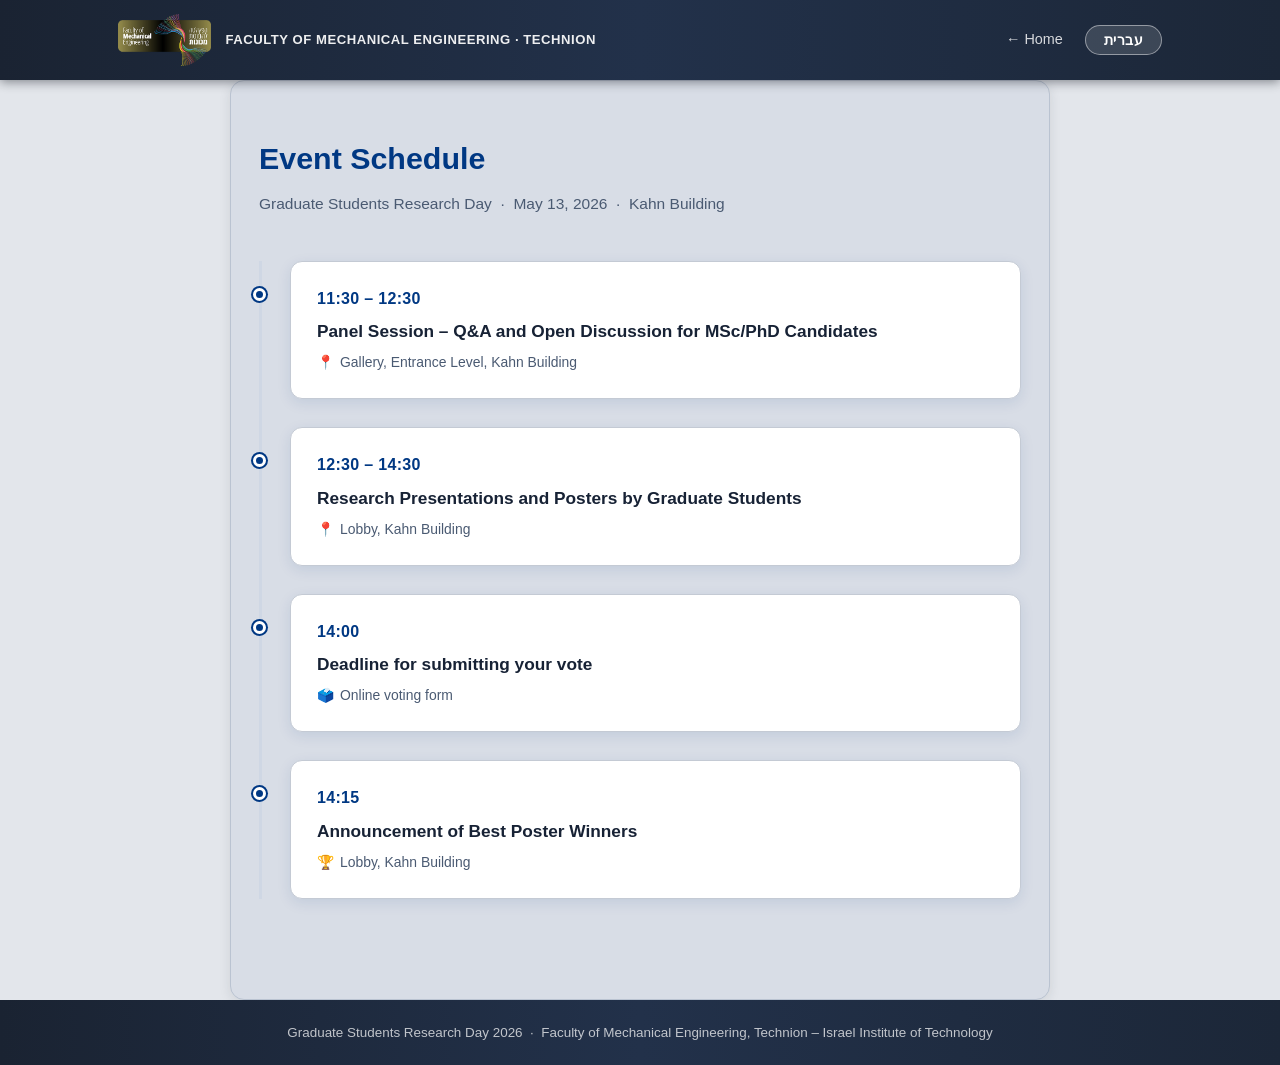
<file: schedule.html>
<!DOCTYPE html>
<html lang="en" dir="ltr">
<head>
    <meta charset="UTF-8">
    <meta name="viewport" content="width=device-width, initial-scale=1.0">
    <meta name="description" content="Schedule – Graduate Students Research Day 2026, Faculty of Mechanical Engineering, Technion">
    <title>Schedule – Graduate Research Day 2026 – ME Technion</title>
    <link rel="stylesheet" href="css/styles.css">
</head>
<body>

<!-- ============================================================
     HEADER
     ============================================================ -->
<header class="site-header">
    <div class="header-inner">

        <a class="header-logo-area" href="index.html" aria-label="Home">
            <img src="images/logo.png"
                 alt="Faculty of Mechanical Engineering, Technion"
                 onerror="this.style.display='none'">
            <div class="logo-text">
                <span class="lang-en">Faculty of Mechanical Engineering · Technion</span>
                <span class="lang-he" style="display:none">הפקולטה להנדסת מכונות · הטכניון</span>
            </div>
        </a>

        <nav class="header-nav">
            <a class="home-link" href="index.html" id="home-link">
                <span class="lang-en">&#8592; Home</span>
                <span class="lang-he" style="display:none">דף הבית &#8594;</span>
            </a>
            <button class="lang-btn" id="lang-btn" onclick="toggleLanguage()" aria-label="Switch language">
                עברית
            </button>
        </nav>

    </div>
</header>

<!-- ============================================================
     SCHEDULE CONTENT
     ============================================================ -->
<main class="page-container">

    <h1 class="page-title">
        <span class="lang-en">Event Schedule</span>
        <span class="lang-he" style="display:none">לוח זמנים</span>
    </h1>

    <p class="page-subtitle">
        <span class="lang-en">Graduate Students Research Day &nbsp;·&nbsp; May 13, 2026 &nbsp;·&nbsp; Kahn Building</span>
        <span class="lang-he" style="display:none">יום מחקר לסטודנטים לתארים מתקדמים &nbsp;·&nbsp; 13 במאי 2026 &nbsp;·&nbsp; בניין קאהן</span>
    </p>

    <div class="timeline">

        <!-- ─── 11:30 – 12:30 ─── -->
        <div class="timeline-item">
            <div class="timeline-time">11:30 &ndash; 12:30</div>
            <div class="timeline-event">
                <span class="lang-en">Panel Session &ndash; Q&amp;A and Open Discussion for MSc/PhD Candidates</span>
                <span class="lang-he" style="display:none">מפגש פאנל &ndash; שאלות ותשובות ודיון פתוח למועמדי תואר שני ושלישי</span>
            </div>
            <div class="timeline-location">
                <span aria-hidden="true">📍</span>
                <span class="lang-en">Gallery, Entrance Level, Kahn Building</span>
                <span class="lang-he" style="display:none">גלריה, קומת הכניסה, בניין קאהן</span>
            </div>
        </div>

        <!-- ─── 12:30 – 14:30 ─── -->
        <div class="timeline-item">
            <div class="timeline-time">12:30 &ndash; 14:30</div>
            <div class="timeline-event">
                <span class="lang-en">Research Presentations and Posters by Graduate Students</span>
                <span class="lang-he" style="display:none">הצגות מחקר ופוסטרים על ידי הסטודנטים לתארים מתקדמים</span>
            </div>
            <div class="timeline-location">
                <span aria-hidden="true">📍</span>
                <span class="lang-en">Lobby, Kahn Building</span>
                <span class="lang-he" style="display:none">לובי, בניין קאהן</span>
            </div>
        </div>

        <!-- ─── 14:00 ─── -->
        <div class="timeline-item">
            <div class="timeline-time">14:00</div>
            <div class="timeline-event">
                <span class="lang-en">Deadline for submitting your vote</span>
                <span class="lang-he" style="display:none">מועד אחרון להגשת ההצבעה שלכם</span>
            </div>
            <div class="timeline-location">
                <span aria-hidden="true">🗳️</span>
                <span class="lang-en">Online voting form</span>
                <span class="lang-he" style="display:none">טופס הצבעה מקוון</span>
            </div>
        </div>

        <!-- ─── 14:15 ─── -->
        <div class="timeline-item">
            <div class="timeline-time">14:15</div>
            <div class="timeline-event">
                <span class="lang-en">Announcement of Best Poster Winners</span>
                <span class="lang-he" style="display:none">הכרזה על הזוכים בתחרות הפוסטר המצטיין</span>
            </div>
            <div class="timeline-location">
                <span aria-hidden="true">🏆</span>
                <span class="lang-en">Lobby, Kahn Building</span>
                <span class="lang-he" style="display:none">לובי, בניין קאהן</span>
            </div>
        </div>

    </div>

</main>

<!-- ============================================================
     FOOTER
     ============================================================ -->
<footer class="site-footer">
    <span class="lang-en">
        Graduate Students Research Day 2026 &nbsp;·&nbsp;
        Faculty of Mechanical Engineering, Technion &ndash; Israel Institute of Technology
    </span>
    <span class="lang-he" style="display:none">
        יום מחקר לסטודנטים לתארים מתקדמים 2026 &nbsp;·&nbsp;
        הפקולטה להנדסת מכונות, הטכניון &ndash; מכון טכנולוגי לישראל
    </span>
</footer>

<!-- ============================================================
     LANGUAGE TOGGLE SCRIPT
     ============================================================ -->
<script>
    function applyLanguage(isHebrew) {
        var btn = document.getElementById('lang-btn');
        var homeLink = document.getElementById('home-link');
        var logoHomeLink = document.querySelector('.header-logo-area');

        if (isHebrew) {
            document.documentElement.lang = 'he';
            document.documentElement.dir = 'rtl';
            document.querySelectorAll('.lang-en').forEach(function(el) { el.style.display = 'none'; });
            document.querySelectorAll('.lang-he').forEach(function(el) { el.style.display = ''; });
            btn.textContent = 'English';
            if (homeLink) homeLink.href = 'index.html?lang=he';
            if (logoHomeLink) logoHomeLink.href = 'index.html?lang=he';
        } else {
            document.documentElement.lang = 'en';
            document.documentElement.dir = 'ltr';
            document.querySelectorAll('.lang-en').forEach(function(el) { el.style.display = ''; });
            document.querySelectorAll('.lang-he').forEach(function(el) { el.style.display = 'none'; });
            btn.textContent = 'עברית';
            if (homeLink) homeLink.href = 'index.html';
            if (logoHomeLink) logoHomeLink.href = 'index.html';
        }
    }

    function toggleLanguage() {
        applyLanguage(document.documentElement.lang !== 'he');
    }

    (function initLanguageFromQuery() {
        var params = new URLSearchParams(window.location.search);
        applyLanguage(params.get('lang') === 'he');
    })();
</script>

</body>
</html>
</file>
<file: css/styles.css>
/* ==============================================
   Technion ME – Graduate Research Day 2026
   ============================================== */

:root {
    --primary:       #003883;
    --primary-dark:  #002a63;
    --primary-light: #cfd7e4;
    --accent:        #a8d144;
    --text:          #172235;
    --text-light:    #4a5a72;
    --white:         #ffffff;
    --gray-light:    #e3e6eb;
    --border:        #c4cad4;
    --shadow:        0 4px 14px rgba(0, 56, 131, 0.10);
}

*, *::before, *::after {
    box-sizing: border-box;
    margin: 0;
    padding: 0;
}

body {
    font-family: 'Segoe UI', 'Helvetica Neue', Arial, sans-serif;
    color: var(--text);
    background: var(--gray-light);
    line-height: 1.65;
    font-size: 16px;
}

/* =============================================
   HEADER
   ============================================= */

.site-header {
    background: linear-gradient(90deg, #1a2332 0%, #22314a 50%, #1c2738 100%);
    color: var(--white);
    box-shadow: 0 2px 10px rgba(10, 15, 25, 0.45);
    position: sticky;
    top: 0;
    z-index: 100;
}

.header-inner {
    max-width: 1100px;
    margin: 0 auto;
    display: flex;
    align-items: center;
    justify-content: space-between;
    padding: 14px 28px;
    gap: 16px;
}

.header-logo-area {
    display: flex;
    align-items: center;
    gap: 14px;
    text-decoration: none;
    color: var(--white);
    min-width: 0;
}

.header-logo-area img {
    height: 52px;
    width: auto;
    object-fit: contain;
    flex-shrink: 0;
}

.logo-text {
    font-size: 0.82rem;
    font-weight: 700;
    letter-spacing: 0.04em;
    text-transform: uppercase;
    opacity: 0.92;
    line-height: 1.4;
    white-space: nowrap;
}

.header-nav {
    display: flex;
    align-items: center;
    gap: 10px;
    flex-shrink: 0;
}

.lang-btn {
    background: rgba(255, 255, 255, 0.14);
    color: var(--white);
    border: 1.5px solid rgba(255, 255, 255, 0.45);
    padding: 6px 18px;
    border-radius: 20px;
    cursor: pointer;
    font-size: 0.9rem;
    font-weight: 600;
    font-family: inherit;
    letter-spacing: 0.03em;
    transition: background 0.2s;
}

.lang-btn:hover {
    background: rgba(255, 255, 255, 0.26);
}

.home-link {
    color: rgba(255, 255, 255, 0.82);
    text-decoration: none;
    font-size: 0.9rem;
    padding: 6px 12px;
    border-radius: 6px;
    transition: background 0.2s, color 0.2s;
    white-space: nowrap;
}

.home-link:hover {
    background: rgba(255, 255, 255, 0.13);
    color: var(--white);
}

/* =============================================
   HERO SECTION
   ============================================= */

.hero {
    background: linear-gradient(150deg, #d8dde5 0%, #c7ceda 52%, #e1e5ec 100%);
    color: var(--primary-dark);
    padding: 72px 28px 60px;
    text-align: center;
    border-bottom: 1px solid var(--border);
}

.hero-inner {
    max-width: 820px;
    margin: 0 auto;
}

.hero h1 {
    font-size: 2.3rem;
    font-weight: 700;
    margin-bottom: 12px;
    line-height: 1.2;
    letter-spacing: -0.01em;
}

.hero h2 {
    font-size: 1.1rem;
    font-weight: 400;
    color: var(--text-light);
    margin-bottom: 36px;
    line-height: 1.6;
}

.event-details {
    display: flex;
    flex-wrap: wrap;
    justify-content: center;
    gap: 10px 18px;
}

.detail-pill {
    background: rgba(255, 255, 255, 0.85);
    border: 1px solid #b6c1d2;
    border-radius: 24px;
    padding: 9px 22px;
    font-size: 0.96rem;
    display: flex;
    align-items: center;
    gap: 8px;
    color: var(--text);
}

.detail-pill .pill-icon {
    font-size: 1.05rem;
}

/* =============================================
   MAIN CONTENT AREA
   ============================================= */

.main-content {
    max-width: 1100px;
    margin: 0 auto;
    padding: 52px 28px 72px;
    background: #d8dde6;
    border: 1px solid #bac3d1;
    border-radius: 14px;
    box-shadow: 0 3px 12px rgba(26, 35, 50, 0.10);
}

.section-label {
    font-size: 0.8rem;
    font-weight: 700;
    color: var(--text-light);
    text-transform: uppercase;
    letter-spacing: 0.12em;
    margin-bottom: 22px;
    padding-bottom: 10px;
    border-bottom: 2px solid #adb7c8;
}

/* =============================================
   NAVIGATION CARDS
   ============================================= */

.nav-cards {
    display: grid;
    grid-template-columns: repeat(auto-fit, minmax(220px, 1fr));
    gap: 20px;
}

.nav-card {
    position: relative;
    overflow: hidden;
    background: linear-gradient(180deg, #ffffff 0%, #f1f4f8 100%);
    border: 1px solid #bcc7d8;
    border-radius: 12px;
    padding: 30px 24px;
    text-align: center;
    text-decoration: none;
    color: var(--text);
    box-shadow: 0 5px 14px rgba(26, 35, 50, 0.09);
    transition: transform 0.18s, box-shadow 0.18s, border-color 0.18s;
    display: flex;
    flex-direction: column;
    align-items: center;
    gap: 10px;
}

.nav-card::before {
    content: '';
    position: absolute;
    top: 0;
    left: 0;
    right: 0;
    height: 4px;
    background: linear-gradient(90deg, #003883 0%, #4b5d7a 100%);
}

.nav-card:hover {
    transform: translateY(-5px);
    box-shadow: 0 12px 24px rgba(26, 35, 50, 0.16);
    border-color: #8fa3bf;
}

.nav-card:hover .card-title {
    color: var(--primary);
}

.nav-card.judges-card {
    background: linear-gradient(180deg, #dde6f1 0%, #ccd8e8 100%);
    border-color: #92a7c3;
    color: #1f314a;
}

.nav-card.judges-card::before {
    background: linear-gradient(90deg, #4f678c 0%, #3a5577 100%);
}

.nav-card.judges-card .card-icon {
    background: #c6d4e5;
    border-color: #8ea4bf;
}

.nav-card.judges-card .card-title {
    color: #1b3456;
}

.nav-card.judges-card .card-desc {
    color: #455c7a;
}

.nav-card.judges-card:hover {
    border-color: #738dac;
    box-shadow: 0 12px 24px rgba(32, 50, 78, 0.24);
}

.nav-card.judges-card:hover .card-title {
    color: #173053;
}

.card-icon {
    font-size: 2.4rem;
    line-height: 1;
    width: 64px;
    height: 64px;
    border-radius: 50%;
    display: flex;
    align-items: center;
    justify-content: center;
    background: #e9eef5;
    border: 1px solid #c7d0dd;
    transition: transform 0.18s, background 0.18s, border-color 0.18s;
}

.card-icon-image {
    width: 36px;
    height: 36px;
    display: block;
}

.nav-card:hover .card-icon {
    transform: scale(1.05);
    background: #d8e2f1;
    border-color: #9eb1ca;
}

.card-title {
    font-size: 1.05rem;
    font-weight: 700;
    color: var(--primary);
    transition: color 0.18s;
}

.card-desc {
    font-size: 0.86rem;
    color: var(--text-light);
    line-height: 1.5;
}

/* =============================================
   SCHEDULE PAGE
   ============================================= */

.page-container {
    max-width: 820px;
    margin: 0 auto;
    padding: 52px 28px 72px;
    background: #d8dde6;
    border: 1px solid #bac3d1;
    border-radius: 14px;
    box-shadow: 0 3px 12px rgba(26, 35, 50, 0.10);
}

.page-title {
    font-size: 1.9rem;
    font-weight: 700;
    color: var(--primary);
    margin-bottom: 8px;
}

.page-subtitle {
    font-size: 0.97rem;
    color: var(--text-light);
    margin-bottom: 44px;
}

/* Posters list */

.poster-list {
    display: grid;
    gap: 16px;
}

.poster-item {
    background: rgba(255, 255, 255, 0.92);
    border: 1px solid var(--border);
    border-radius: 12px;
    padding: 18px 20px;
    box-shadow: 0 3px 10px rgba(26, 35, 50, 0.07);
}

.poster-title {
    font-size: 1.03rem;
    font-weight: 400;
    line-height: 1.45;
    margin-bottom: 0;
    color: var(--text);
}

.poster-presenter {
    font-weight: 700;
}

.poster-topic {
    font-style: italic;
}

.poster-links a {
    color: var(--primary);
    text-decoration: none;
    font-weight: 600;
    border-bottom: 1px dashed rgba(0, 56, 131, 0.5);
    padding-bottom: 1px;
}

.poster-links a:hover {
    color: #002a63;
    border-bottom-color: #002a63;
}

/* Timeline */

.timeline {
    position: relative;
    padding-left: 28px;
    border-left: 3px solid var(--primary-light);
}

.timeline-item {
    position: relative;
    margin-bottom: 28px;
    background: var(--white);
    border: 1px solid var(--border);
    border-radius: 12px;
    padding: 24px 26px;
    box-shadow: var(--shadow);
}

.timeline-item::before {
    content: '';
    position: absolute;
    left: -38px;
    top: 26px;
    width: 13px;
    height: 13px;
    border-radius: 50%;
    background: var(--primary);
    border: 3px solid var(--white);
    box-shadow: 0 0 0 2px var(--primary);
}

.timeline-time {
    font-size: 1.0rem;
    font-weight: 700;
    color: var(--primary);
    margin-bottom: 7px;
    font-variant-numeric: tabular-nums;
    letter-spacing: 0.02em;
}

.timeline-event {
    font-size: 1.08rem;
    font-weight: 600;
    color: var(--text);
    margin-bottom: 8px;
    line-height: 1.4;
}

.timeline-location {
    font-size: 0.87rem;
    color: var(--text-light);
    display: flex;
    align-items: flex-start;
    gap: 6px;
}

/* =============================================
   FOOTER
   ============================================= */

.site-footer {
    background: linear-gradient(90deg, #1a2332 0%, #22314a 50%, #1c2738 100%);
    color: rgba(255, 255, 255, 0.72);
    text-align: center;
    padding: 22px 28px;
    font-size: 0.84rem;
    line-height: 1.6;
}

.site-footer a {
    color: rgba(255, 255, 255, 0.88);
    text-decoration: none;
}

.site-footer a:hover {
    text-decoration: underline;
}

/* =============================================
   RTL OVERRIDES (Hebrew)
   ============================================= */

[dir="rtl"] body {
    font-family: 'Segoe UI', 'Arial Hebrew', Arial, sans-serif;
}

[dir="rtl"] .timeline {
    padding-left: 0;
    padding-right: 28px;
    border-left: none;
    border-right: 3px solid var(--primary-light);
}

[dir="rtl"] .timeline-item::before {
    left: auto;
    right: -38px;
}

/* =============================================
   RESPONSIVE — TABLET
   ============================================= */

@media (max-width: 768px) {
    .hero h1 {
        font-size: 1.75rem;
    }

    .hero h2 {
        font-size: 1rem;
        margin-bottom: 28px;
    }

    .hero {
        padding: 52px 20px 44px;
    }

    .header-inner {
        padding: 12px 18px;
    }

    .logo-text {
        display: none;
    }
}

/* =============================================
   RESPONSIVE — MOBILE
   ============================================= */

@media (max-width: 560px) {
    .hero h1 {
        font-size: 1.45rem;
    }

    .detail-pill {
        font-size: 0.88rem;
        padding: 7px 14px;
    }

    .nav-cards {
        grid-template-columns: 1fr 1fr;
    }

    .main-content,
    .page-container {
        padding: 36px 16px 52px;
    }

    .section-label {
        font-size: 0.75rem;
    }
}

@media (max-width: 380px) {
    .nav-cards {
        grid-template-columns: 1fr;
    }
}

/* =============================================
   JUDGES — PASSWORD GATE
   ============================================= */

.password-gate {
    max-width: 480px;
    margin: 32px auto 0;
    background: #fff;
    border-radius: 14px;
    padding: 36px 40px;
    box-shadow: 0 4px 24px rgba(0, 56, 131, 0.10);
    text-align: center;
}

.password-prompt {
    font-size: 1.05rem;
    color: var(--text);
    margin-bottom: 24px;
    line-height: 1.5;
}

.password-form {
    display: flex;
    gap: 10px;
    justify-content: center;
    flex-wrap: wrap;
}

.password-input {
    flex: 1;
    min-width: 180px;
    max-width: 260px;
    padding: 11px 16px;
    border: 2px solid var(--border);
    border-radius: 8px;
    font-size: 1rem;
    color: var(--text);
    background: var(--gray-light);
    outline: none;
    transition: border-color 0.2s;
}

.password-input:focus {
    border-color: var(--primary);
    background: #fff;
}

.password-submit {
    padding: 11px 26px;
    background: var(--primary);
    color: #fff;
    border: none;
    border-radius: 8px;
    font-size: 1rem;
    font-weight: 600;
    cursor: pointer;
    transition: background 0.18s;
}

.password-submit:hover {
    background: var(--primary-dark);
}

.password-error {
    margin-top: 16px;
    color: #c0392b;
    font-size: 0.92rem;
    font-weight: 500;
}

/* ── Form access panel (revealed after correct password) ── */

.judges-form-panel {
    max-width: 480px;
    margin: 32px auto 0;
    background: #fff;
    border-radius: 14px;
    padding: 36px 40px;
    box-shadow: 0 4px 24px rgba(0, 56, 131, 0.10);
    text-align: center;
}

.form-ready-text {
    font-size: 1.05rem;
    color: var(--text);
    margin-bottom: 28px;
    line-height: 1.5;
}

.form-open-btn {
    display: inline-block;
    padding: 13px 32px;
    background: var(--primary);
    color: #fff;
    border-radius: 8px;
    font-size: 1.05rem;
    font-weight: 600;
    text-decoration: none;
    transition: background 0.18s;
}

.form-open-btn:hover {
    background: var(--primary-dark);
    text-decoration: none;
}
</file>
